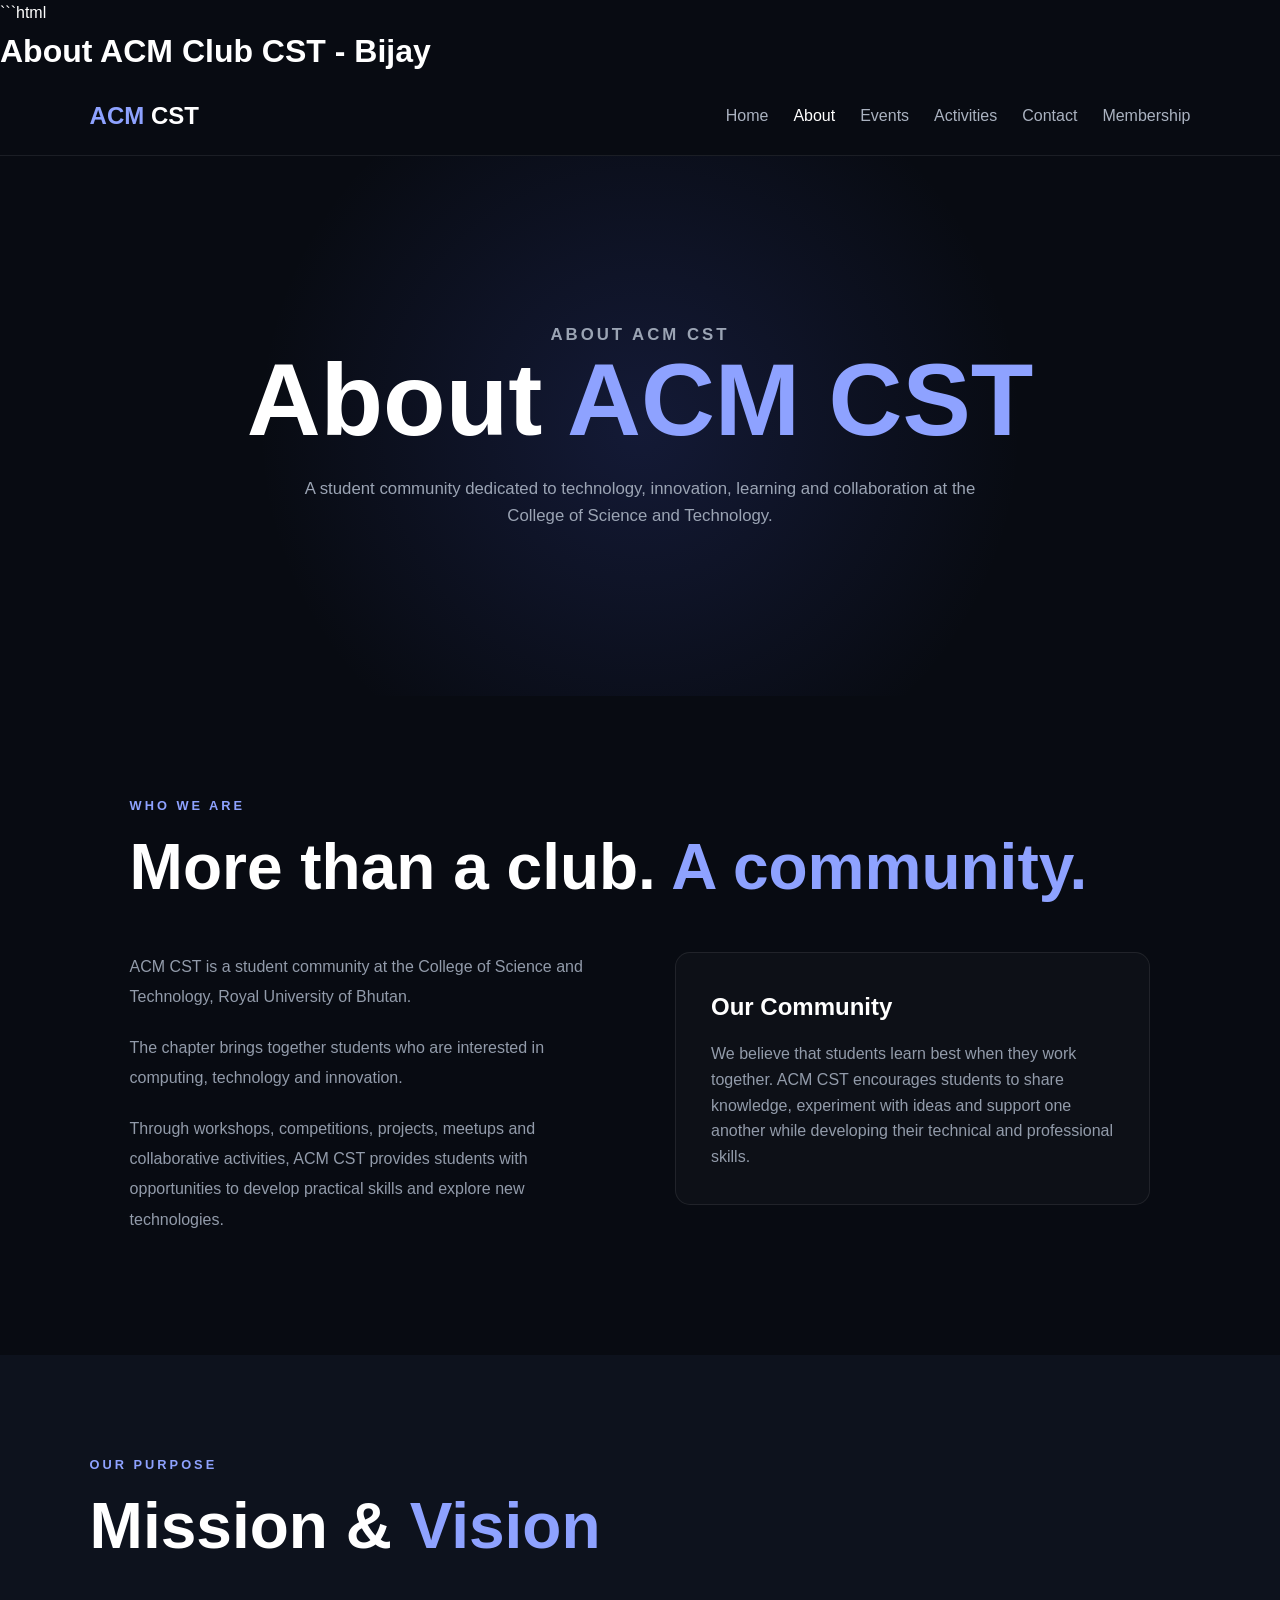
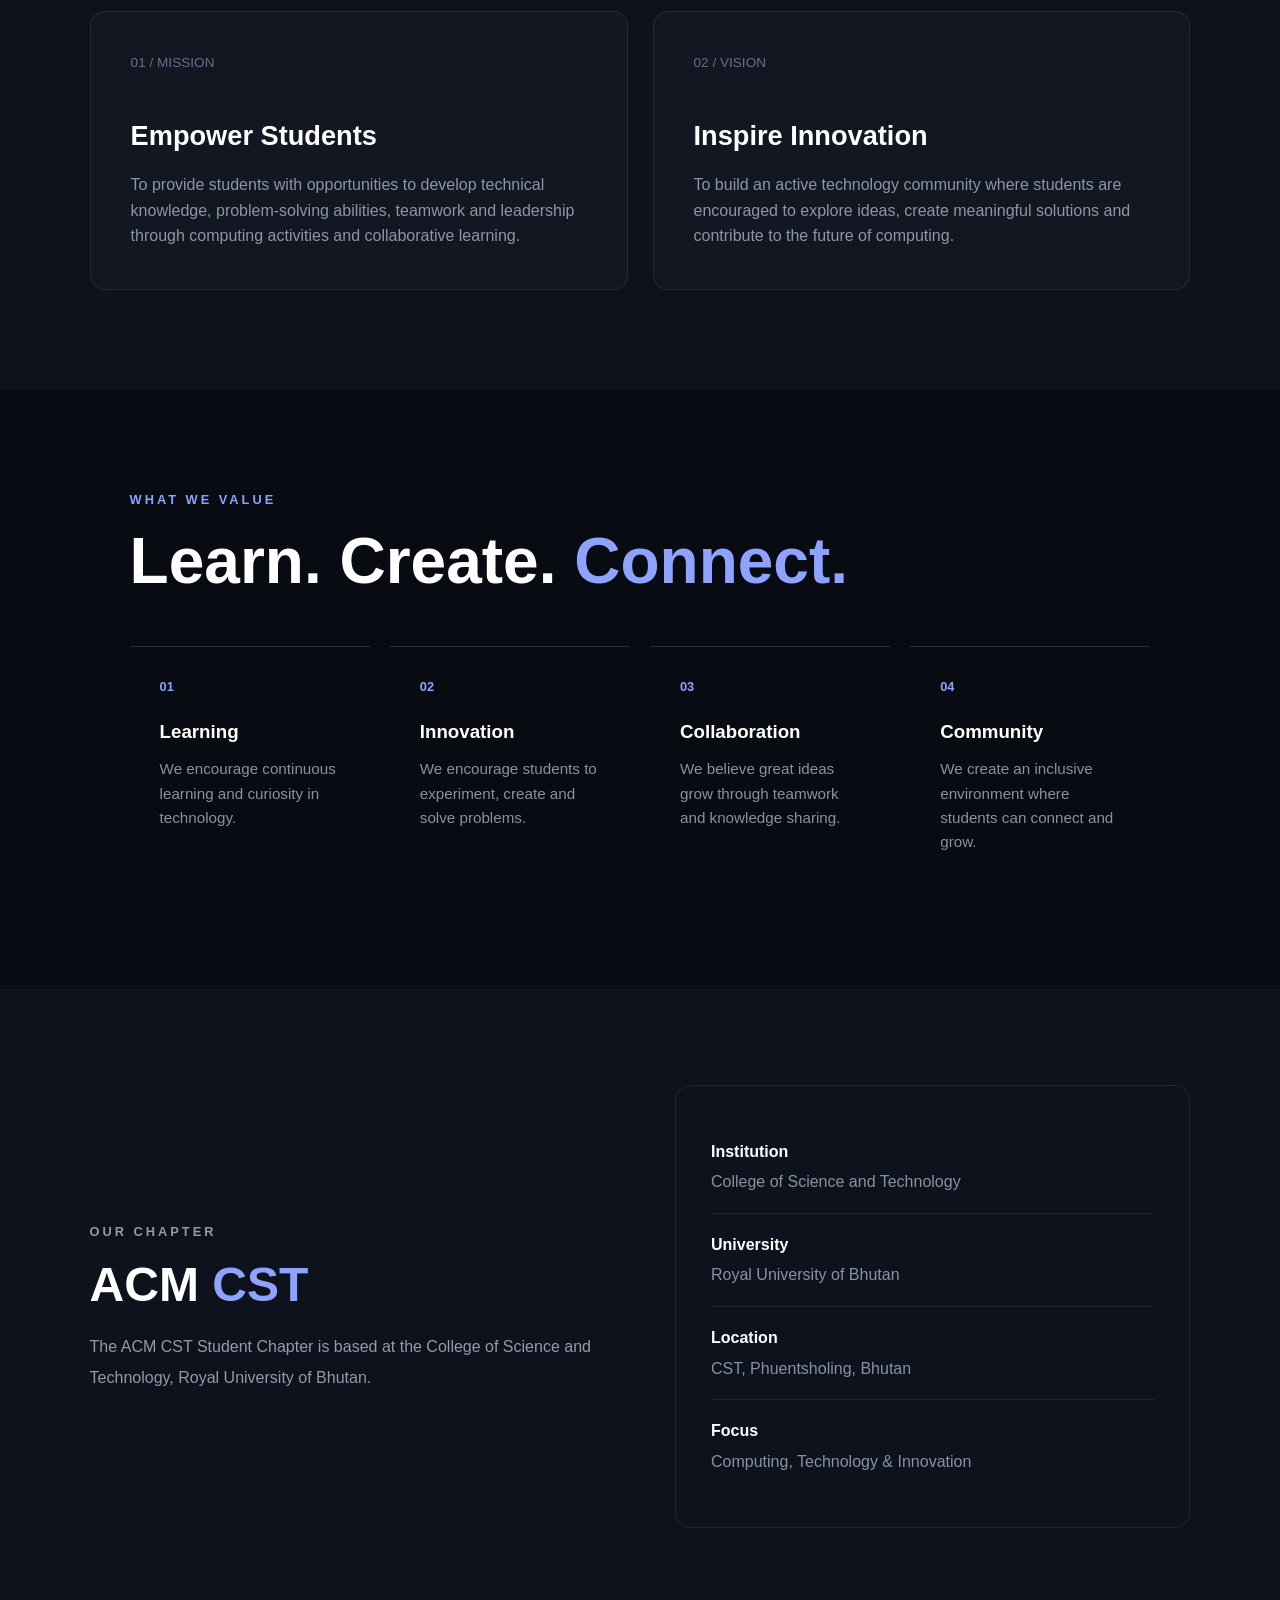
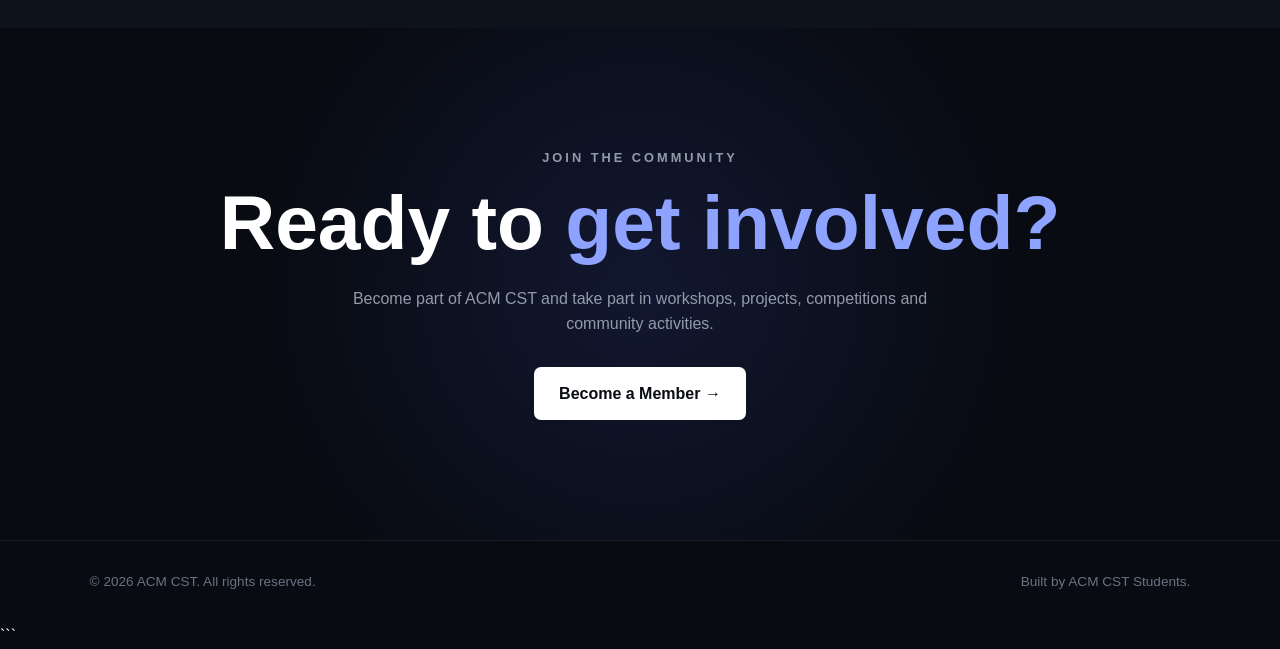
<file: about.html>
```html
<!DOCTYPE html>
<html lang="en">

<head>
    <meta charset="UTF-8">
    <meta name="viewport" content="width=device-width, initial-scale=1.0">

    <title>ACM CST | About</title>
    <h1>About ACM Club CST - Bijay</h1>
    <style>

        * {
            margin: 0;
            padding: 0;
            box-sizing: border-box;
        }

        html {
            scroll-behavior: smooth;
        }

        body {
            font-family: Arial, Helvetica, sans-serif;
            background: #080b12;
            color: #ffffff;
            line-height: 1.6;
        }

        a {
            color: inherit;
            text-decoration: none;
        }

        /* =========================
           NAVIGATION...
        ========================= */

        .navbar {
            padding: 20px 7%;
            border-bottom: 1px solid rgba(255,255,255,0.08);
            background: #080b12;
        }

        .nav-container {
            max-width: 1200px;
            margin: auto;

            display: flex;
            justify-content: space-between;
            align-items: center;
        }

        .logo {
            font-size: 1.5rem;
            font-weight: bold;
        }

        .logo span {
            color: #8ea2ff;
        }

        .nav-links {
            display: flex;
            align-items: center;
            gap: 25px;
        }

        .nav-links a {
            color: #aab2c0;
            transition: 0.3s;
        }

        .nav-links a:hover,
        .nav-links .active {
            color: #ffffff;
        }

        /* =========================
           HERO
        ========================= */

        .hero {
            min-height: 60vh;

            display: flex;
            align-items: center;
            justify-content: center;

            text-align: center;

            padding: 90px 20px;

            background:
                radial-gradient(
                    circle at center,
                    rgba(73,94,220,0.18),
                    transparent 55%
                );
        }

        .hero-content {
            max-width: 850px;
        }

        .eyebrow {
            color: #8ea2ff;
            font-size: 0.8rem;
            font-weight: bold;
            letter-spacing: 3px;
            margin-bottom: 15px;
        }

        .hero h1 {
            font-size: clamp(3.5rem, 8vw, 7rem);
            line-height: 1;
            margin-bottom: 25px;
        }

        .hero h1 span {
            color: #8ea2ff;
        }

        .hero p {
            max-width: 700px;
            margin: auto;
            color: #9ba4b4;
            font-size: 1.05rem;
        }

        /* =========================
           GENERAL SECTION
        ========================= */

        .section {
            max-width: 1200px;
            margin: auto;
            padding: 100px 7%;
        }

        .section-heading {
            margin-bottom: 50px;
        }

        .section-heading h2 {
            font-size: clamp(2.5rem, 5vw, 4rem);
            line-height: 1.1;
        }

        .section-heading h2 span {
            color: #8ea2ff;
        }

        /* =========================
           ABOUT
        ========================= */

        .about-grid {
            display: grid;
            grid-template-columns: 1fr 1fr;
            gap: 70px;
            align-items: start;
        }

        .about-text p {
            color: #929baa;
            margin-bottom: 20px;
            line-height: 1.9;
        }

        .about-card {
            padding: 35px;

            border: 1px solid rgba(255,255,255,0.08);

            border-radius: 15px;

            background: rgba(255,255,255,0.025);
        }

        .about-card h3 {
            font-size: 1.5rem;
            margin-bottom: 15px;
        }

        .about-card p {
            color: #929baa;
        }

        /* =========================
           MISSION / VISION
        ========================= */

        .dark-section {
            max-width: none;
            background: #0d121d;
        }

        .dark-inner {
            max-width: 1200px;
            margin: auto;
        }

        .mission-grid {
            display: grid;
            grid-template-columns: 1fr 1fr;
            gap: 25px;
        }

        .mission-card {
            padding: 40px;

            border: 1px solid rgba(255,255,255,0.08);

            border-radius: 15px;

            background: rgba(255,255,255,0.025);
        }

        .mission-number {
            color: #65708a;
            font-size: 0.85rem;
            margin-bottom: 40px;
        }

        .mission-card h3 {
            font-size: 1.7rem;
            margin-bottom: 15px;
        }

        .mission-card p {
            color: #8d96a6;
        }

        /* =========================
           VALUES
        ========================= */

        .values-grid {
            display: grid;
            grid-template-columns: repeat(4, 1fr);
            gap: 20px;
        }

        .value {
            padding: 30px;

            border-top: 1px solid rgba(255,255,255,0.15);
        }

        .value span {
            display: block;
            color: #8ea2ff;
            font-size: 0.8rem;
            font-weight: bold;
            margin-bottom: 20px;
        }

        .value h3 {
            margin-bottom: 10px;
        }

        .value p {
            color: #8992a2;
            font-size: 0.95rem;
        }

        /* =========================
           ACM CST
        ========================= */

        .chapter {
            max-width: none;
            background: #0d121d;
        }

        .chapter-inner {
            max-width: 1200px;
            margin: auto;

            display: grid;
            grid-template-columns: 1fr 1fr;
            gap: 70px;
            align-items: center;
        }

        .chapter h2 {
            font-size: 3rem;
            line-height: 1.1;
            margin-bottom: 20px;
        }

        .chapter h2 span {
            color: #8ea2ff;
        }

        .chapter p {
            color: #929baa;
            line-height: 1.9;
        }

        .chapter-info {
            padding: 35px;

            border: 1px solid rgba(255,255,255,0.08);

            border-radius: 15px;
        }

        .info-row {
            padding: 18px 0;
            border-bottom: 1px solid rgba(255,255,255,0.08);
        }

        .info-row:last-child {
            border-bottom: none;
        }

        .info-row strong {
            display: block;
            margin-bottom: 5px;
        }

        .info-row span {
            color: #8992a2;
        }

        /* =========================
           CTA
        ========================= */

        .cta {
            padding: 120px 7%;
            text-align: center;

            background:
                radial-gradient(
                    circle at center,
                    rgba(73,94,220,0.15),
                    transparent 55%
                );
        }

        .cta h2 {
            font-size: clamp(2.5rem, 6vw, 5rem);
            line-height: 1;
            margin: 15px 0 25px;
        }

        .cta h2 span {
            color: #8ea2ff;
        }

        .cta p {
            max-width: 650px;
            margin: auto;
            color: #929baa;
        }

        .btn {
            display: inline-block;

            margin-top: 30px;

            padding: 14px 25px;

            border-radius: 7px;

            background: #ffffff;

            color: #080b12;

            font-weight: bold;

            transition: 0.3s;
        }

        .btn:hover {
            transform: translateY(-3px);
        }

        /* =========================
           FOOTER
        ========================= */

        footer {
            padding: 30px 7%;

            border-top: 1px solid rgba(255,255,255,0.08);

            display: flex;
            justify-content: space-between;

            color: #697283;

            font-size: 0.85rem;
        }

        /* =========================
           RESPONSIVE
        ========================= */

        @media (max-width: 850px) {

            .nav-container {
                flex-direction: column;
                gap: 15px;
            }

            .nav-links {
                flex-wrap: wrap;
                justify-content: center;
            }

            .about-grid,
            .mission-grid,
            .chapter-inner {
                grid-template-columns: 1fr;
            }

            .values-grid {
                grid-template-columns: 1fr 1fr;
            }

        }

        @media (max-width: 600px) {

            .section {
                padding: 70px 6%;
            }

            .values-grid {
                grid-template-columns: 1fr;
            }

            footer {
                flex-direction: column;
                gap: 10px;
                text-align: center;
            }

        }

    </style>

</head>

<body>

    <!-- Navigation -->

    <header class="navbar">

        <div class="nav-container">

            <a href="index.html" class="logo">
                <span>ACM</span> CST
            </a>

            <nav class="nav-links">

                <a href="index.html">
                    Home
                </a>

                <a href="about.html" class="active">
                    About
                </a>

                <a href="index.html#events">
                    Events
                </a>

                <a href="index.html#activities">
                    Activities
                </a>

                <a href="index.html#contact">
                    Contact
                </a>

                <a href="membership.html">
                    Membership
                </a>

            </nav>

        </div>

    </header>


    <!-- Hero -->

    <section class="hero">

        <div class="hero-content">

            <p class="eyebrow">
                ABOUT ACM CST
            </p>

            <h1>
                About <span>ACM CST</span>
            </h1>

            <p>
                A student community dedicated to technology,
                innovation, learning and collaboration at the
                College of Science and Technology.
            </p>

        </div>

    </section>


    <!-- About ACM CST -->

    <section class="section">

        <div class="section-heading">

            <p class="eyebrow">
                WHO WE ARE
            </p>

            <h2>
                More than a club.
                <span>A community.</span>
            </h2>

        </div>


        <div class="about-grid">

            <div class="about-text">

                <p>
                    ACM CST is a student community at the
                    College of Science and Technology,
                    Royal University of Bhutan.
                </p>

                <p>
                    The chapter brings together students
                    who are interested in computing,
                    technology and innovation.
                </p>

                <p>
                    Through workshops, competitions,
                    projects, meetups and collaborative
                    activities, ACM CST provides students
                    with opportunities to develop practical
                    skills and explore new technologies.
                </p>

            </div>


            <div class="about-card">

                <h3>
                    Our Community
                </h3>

                <p>
                    We believe that students learn best
                    when they work together. ACM CST
                    encourages students to share knowledge,
                    experiment with ideas and support one
                    another while developing their technical
                    and professional skills.
                </p>

            </div>

        </div>

    </section>


    <!-- Mission and Vision -->

    <section class="section dark-section">

        <div class="dark-inner">

            <div class="section-heading">

                <p class="eyebrow">
                    OUR PURPOSE
                </p>

                <h2>
                    Mission & <span>Vision</span>
                </h2>

            </div>


            <div class="mission-grid">

                <div class="mission-card">

                    <div class="mission-number">
                        01 / MISSION
                    </div>

                    <h3>
                        Empower Students
                    </h3>

                    <p>
                        To provide students with opportunities
                        to develop technical knowledge,
                        problem-solving abilities, teamwork
                        and leadership through computing
                        activities and collaborative learning.
                    </p>

                </div>


                <div class="mission-card">

                    <div class="mission-number">
                        02 / VISION
                    </div>

                    <h3>
                        Inspire Innovation
                    </h3>

                    <p>
                        To build an active technology community
                        where students are encouraged to explore
                        ideas, create meaningful solutions and
                        contribute to the future of computing.
                    </p>

                </div>

            </div>

        </div>

    </section>


    <!-- Values -->

    <section class="section">

        <div class="section-heading">

            <p class="eyebrow">
                WHAT WE VALUE
            </p>

            <h2>
                Learn. Create. <span>Connect.</span>
            </h2>

        </div>


        <div class="values-grid">

            <div class="value">

                <span>
                    01
                </span>

                <h3>
                    Learning
                </h3>

                <p>
                    We encourage continuous learning
                    and curiosity in technology.
                </p>

            </div>


            <div class="value">

                <span>
                    02
                </span>

                <h3>
                    Innovation
                </h3>

                <p>
                    We encourage students to experiment,
                    create and solve problems.
                </p>

            </div>


            <div class="value">

                <span>
                    03
                </span>

                <h3>
                    Collaboration
                </h3>

                <p>
                    We believe great ideas grow through
                    teamwork and knowledge sharing.
                </p>

            </div>


            <div class="value">

                <span>
                    04
                </span>

                <h3>
                    Community
                </h3>

                <p>
                    We create an inclusive environment
                    where students can connect and grow.
                </p>

            </div>

        </div>

    </section>


    <!-- Chapter -->

    <section class="section chapter">

        <div class="chapter-inner">

            <div>

                <p class="eyebrow">
                    OUR CHAPTER
                </p>

                <h2>
                    ACM <span>CST</span>
                </h2>

                <p>
                    The ACM CST Student Chapter is based at
                    the College of Science and Technology,
                    Royal University of Bhutan.
                </p>

            </div>


            <div class="chapter-info">

                <div class="info-row">

                    <strong>
                        Institution
                    </strong>

                    <span>
                        College of Science and Technology
                    </span>

                </div>


                <div class="info-row">

                    <strong>
                        University
                    </strong>

                    <span>
                        Royal University of Bhutan
                    </span>

                </div>


                <div class="info-row">

                    <strong>
                        Location
                    </strong>

                    <span>
                        CST, Phuentsholing, Bhutan
                    </span>

                </div>


                <div class="info-row">

                    <strong>
                        Focus
                    </strong>

                    <span>
                        Computing, Technology & Innovation
                    </span>

                </div>

            </div>

        </div>

    </section>


    <!-- CTA -->

    <section class="cta">

        <p class="eyebrow">
            JOIN THE COMMUNITY
        </p>

        <h2>
            Ready to <span>get involved?</span>
        </h2>

        <p>
            Become part of ACM CST and take part in
            workshops, projects, competitions and
            community activities.
        </p>

        <a
            href="membership.html"
            class="btn"
        >
            Become a Member →
        </a>

    </section>


    <!-- Footer -->

    <footer>

        <p>
            © 2026 ACM CST. All rights reserved.
        </p>

        <p>
            Built by ACM CST Students.
        </p>

    </footer>

</body>

</html>
```
</file>
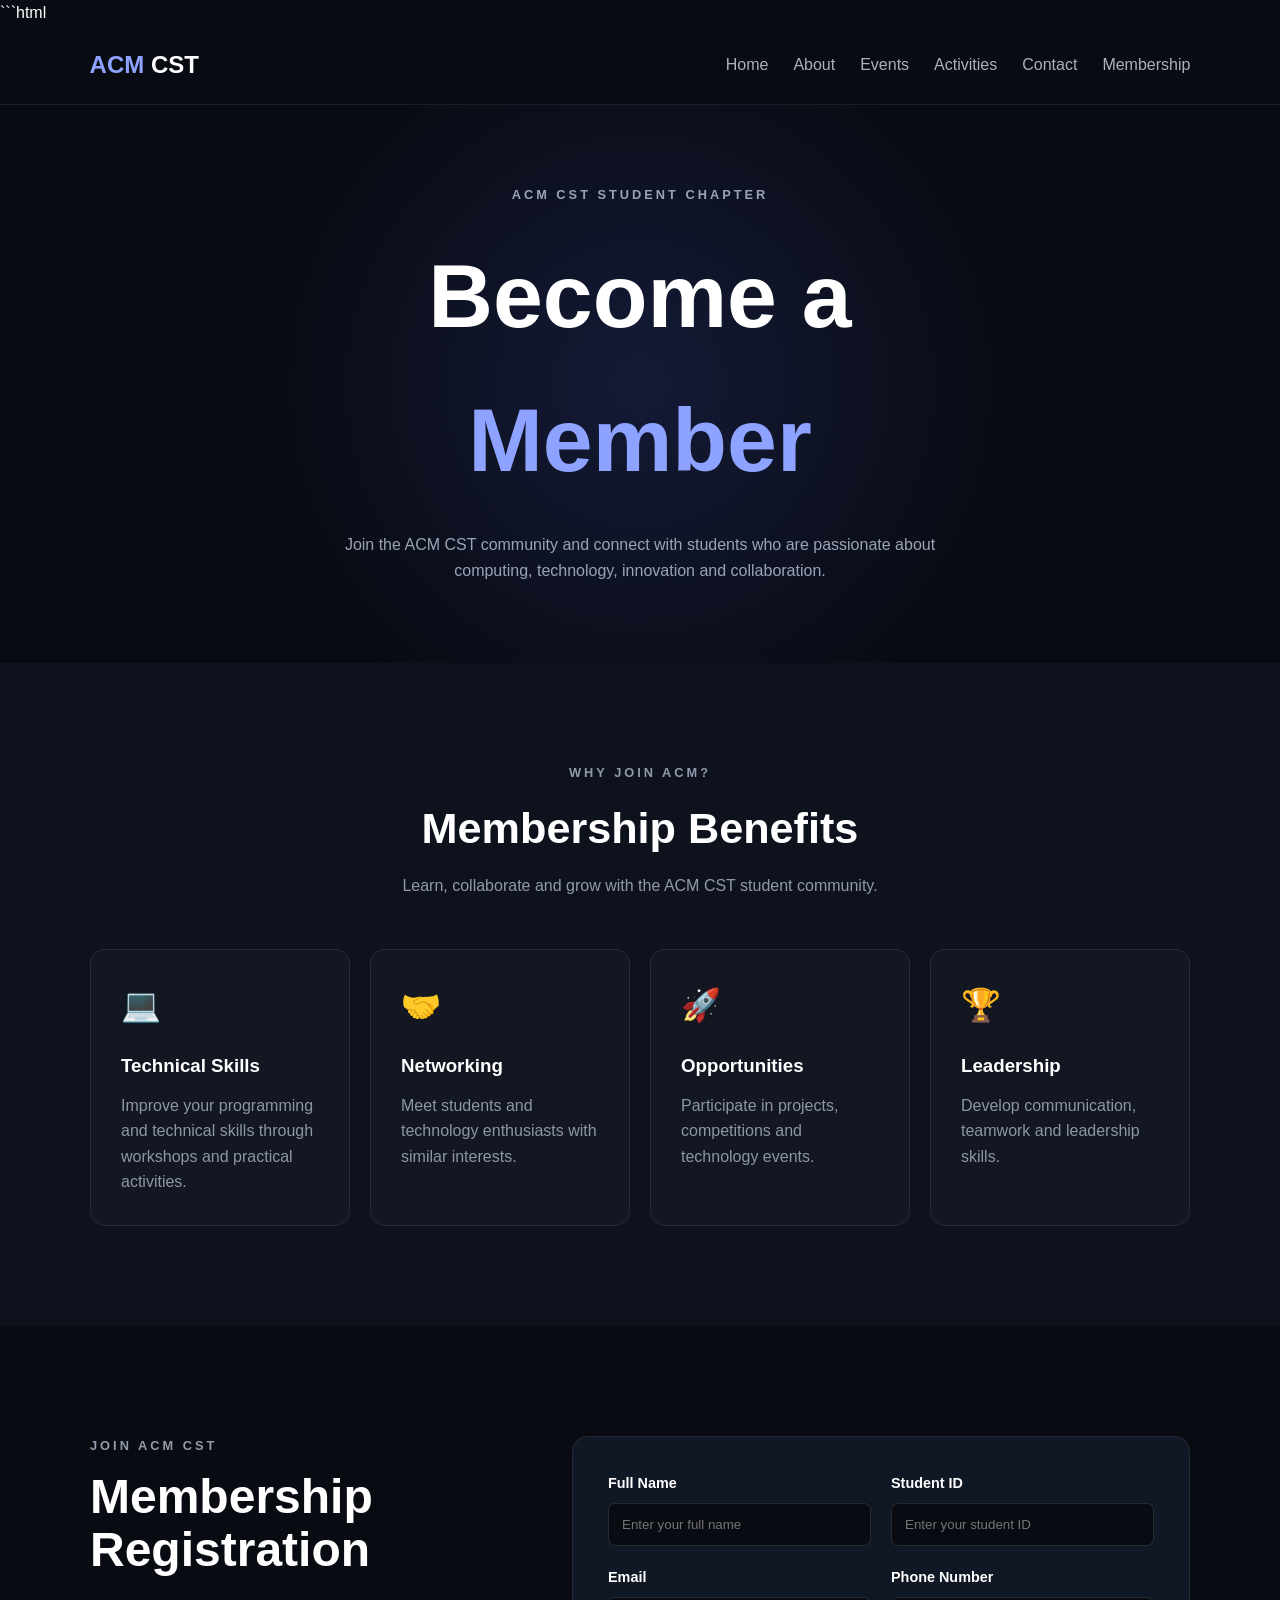
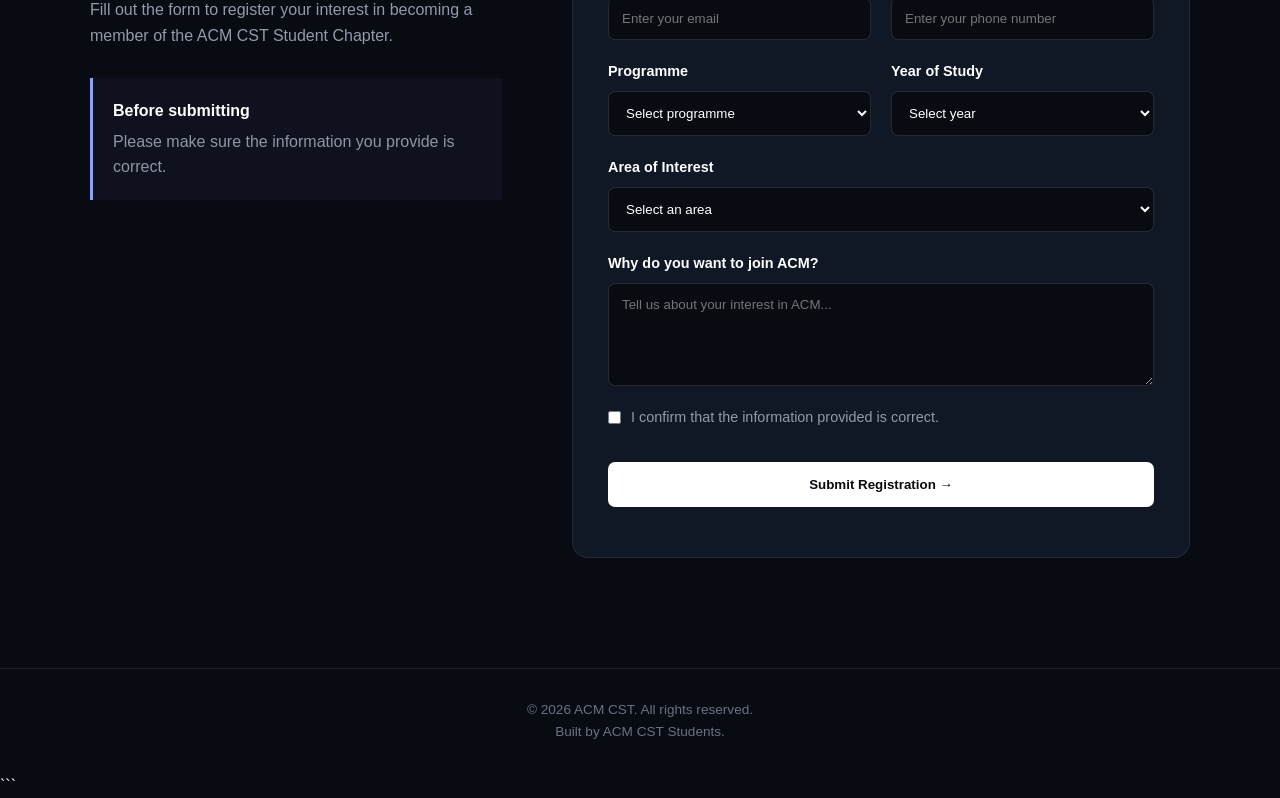
<file: membership.html>
```html
<!DOCTYPE html>
<html lang="en">

<head>
    <meta charset="UTF-8">
    <meta name="viewport" content="width=device-width, initial-scale=1.0">

    <title>ACM CST | Membership</title>

    <style>
        * {
            margin: 0;
            padding: 0;
            box-sizing: border-box;
        }

        html {
            scroll-behavior: smooth;
        }

        body {
            font-family: Arial, Helvetica, sans-serif;
            background: #080b12;
            color: #ffffff;
            line-height: 1.6;
        }

        a {
            text-decoration: none;
            color: inherit;
        }

        /* Navigation */

        .navbar {
            padding: 20px 7%;
            border-bottom: 1px solid rgba(255,255,255,0.08);
            background: #080b12;
        }

        .nav-container {
            max-width: 1200px;
            margin: auto;

            display: flex;
            justify-content: space-between;
            align-items: center;
        }

        .logo {
            font-size: 1.5rem;
            font-weight: bold;
        }

        .logo span {
            color: #8ea2ff;
        }

        .nav-links {
            display: flex;
            gap: 25px;
        }

        .nav-links a {
            color: #aab2c0;
            transition: 0.3s;
        }

        .nav-links a:hover {
            color: white;
        }

        /* Hero */

        .hero {
            min-height: 55vh;

            display: flex;
            align-items: center;
            justify-content: center;

            text-align: center;

            padding: 80px 20px;

            background:
                radial-gradient(
                    circle,
                    rgba(73,94,220,0.18),
                    transparent 55%
                );
        }

        .hero-content {
            max-width: 750px;
        }

        .eyebrow {
            color: #8ea2ff;
            font-size: 0.8rem;
            font-weight: bold;
            letter-spacing: 3px;
        }

        .hero h1 {
            font-size: clamp(3rem, 7vw, 6rem);
            margin: 20px 0;
        }

        .hero h1 span {
            color: #8ea2ff;
        }

        .hero p {
            color: #9ba4b4;
            max-width: 650px;
            margin: auto;
        }

        /* Benefits */

        .benefits {
            padding: 100px 7%;
            background: #0d121d;
        }

        .heading {
            text-align: center;
            margin-bottom: 50px;
        }

        .heading h2 {
            font-size: 2.7rem;
            margin: 10px 0;
        }

        .heading p {
            color: #919aaa;
        }

        .benefit-grid {
            max-width: 1100px;
            margin: auto;

            display: grid;
            grid-template-columns: repeat(4, 1fr);

            gap: 20px;
        }

        .benefit-card {
            padding: 30px;

            min-height: 220px;

            border: 1px solid rgba(255,255,255,0.08);

            border-radius: 15px;

            background: rgba(255,255,255,0.025);

            transition: 0.3s;
        }

        .benefit-card:hover {
            transform: translateY(-5px);

            border-color:
                rgba(142,162,255,0.4);
        }

        .icon {
            font-size: 2rem;
            margin-bottom: 20px;
        }

        .benefit-card h3 {
            margin-bottom: 12px;
        }

        .benefit-card p {
            color: #8d96a6;
        }

        /* Registration */

        .registration {
            padding: 110px 7%;
        }

        .registration-container {
            max-width: 1100px;
            margin: auto;

            display: grid;

            grid-template-columns: 0.8fr 1.2fr;

            gap: 70px;
        }

        .registration-info h2 {
            font-size: 3rem;
            line-height: 1.1;

            margin: 15px 0 20px;
        }

        .registration-info > p {
            color: #929baa;
        }

        .note {
            margin-top: 30px;

            padding: 20px;

            border-left: 3px solid #8ea2ff;

            background: rgba(142,162,255,0.05);
        }

        .note p {
            color: #8d96a6;
            margin-top: 5px;
        }

        /* Form */

        form {
            padding: 35px;

            border-radius: 16px;

            background: #101725;

            border: 1px solid rgba(255,255,255,0.08);
        }

        .form-row {
            display: grid;
            grid-template-columns: 1fr 1fr;
            gap: 20px;
        }

        .form-group {
            margin-bottom: 20px;
        }

        label {
            display: block;

            margin-bottom: 8px;

            font-size: 0.9rem;

            font-weight: bold;
        }

        input,
        select,
        textarea {
            width: 100%;

            padding: 13px;

            border-radius: 7px;

            border: 1px solid rgba(255,255,255,0.12);

            background: #080b12;

            color: white;

            font-family: inherit;

            outline: none;
        }

        input:focus,
        select:focus,
        textarea:focus {
            border-color: #8ea2ff;
        }

        textarea {
            resize: vertical;
        }

        select option {
            background: #101725;
        }

        .checkbox {
            display: flex;
            gap: 10px;

            margin-bottom: 25px;

            align-items: flex-start;
        }

        .checkbox input {
            width: auto;
            margin-top: 5px;
        }

        .checkbox label {
            color: #929baa;
            font-weight: normal;
        }

        button {
            width: 100%;

            padding: 15px;

            border: none;

            border-radius: 7px;

            background: white;

            color: #080b12;

            font-weight: bold;

            cursor: pointer;

            transition: 0.3s;
        }

        button:hover {
            transform: translateY(-2px);
        }

        #message {
            text-align: center;

            margin-top: 15px;

            color: #8ea2ff;
        }

        /* Footer */

        footer {
            padding: 30px 7%;

            border-top: 1px solid rgba(255,255,255,0.08);

            text-align: center;

            color: #697283;

            font-size: 0.85rem;
        }

        /* Responsive */

        @media (max-width: 850px) {

            .benefit-grid {
                grid-template-columns: 1fr 1fr;
            }

            .registration-container {
                grid-template-columns: 1fr;
            }

        }

        @media (max-width: 600px) {

            .nav-container {
                flex-direction: column;
                gap: 15px;
            }

            .nav-links {
                flex-wrap: wrap;
                justify-content: center;
            }

            .benefit-grid,
            .form-row {
                grid-template-columns: 1fr;
            }

            .registration {
                padding: 70px 5%;
            }

            form {
                padding: 25px;
            }

        }
    </style>
</head>

<body>

    <!-- Navigation -->

    <header class="navbar">

        <div class="nav-container">

            <a href="index.html" class="logo">
                <span>ACM</span> CST
            </a>

            <nav class="nav-links">

                <a href="index.html">
                    Home
                </a>

                <a href="index.html#about">
                    About
                </a>

                <a href="index.html#events">
                    Events
                </a>

                <a href="index.html#activities">
                    Activities
                </a>

                <a href="index.html#contact">
                    Contact
                </a>

                <a href="membership.html">
                    Membership
                </a>

            </nav>

        </div>

    </header>


    <!-- Hero -->

    <section class="hero">

        <div class="hero-content">

            <p class="eyebrow">
                ACM CST STUDENT CHAPTER
            </p>

            <h1>
                Become a <span>Member</span>
            </h1>

            <p>
                Join the ACM CST community and connect with
                students who are passionate about computing,
                technology, innovation and collaboration.
            </p>

        </div>

    </section>


    <!-- Benefits -->

    <section class="benefits">

        <div class="heading">

            <p class="eyebrow">
                WHY JOIN ACM?
            </p>

            <h2>
                Membership Benefits
            </h2>

            <p>
                Learn, collaborate and grow with the ACM CST
                student community.
            </p>

        </div>


        <div class="benefit-grid">

            <div class="benefit-card">

                <div class="icon">
                    💻
                </div>

                <h3>
                    Technical Skills
                </h3>

                <p>
                    Improve your programming and technical
                    skills through workshops and practical
                    activities.
                </p>

            </div>


            <div class="benefit-card">

                <div class="icon">
                    🤝
                </div>

                <h3>
                    Networking
                </h3>

                <p>
                    Meet students and technology enthusiasts
                    with similar interests.
                </p>

            </div>


            <div class="benefit-card">

                <div class="icon">
                    🚀
                </div>

                <h3>
                    Opportunities
                </h3>

                <p>
                    Participate in projects, competitions
                    and technology events.
                </p>

            </div>


            <div class="benefit-card">

                <div class="icon">
                    🏆
                </div>

                <h3>
                    Leadership
                </h3>

                <p>
                    Develop communication, teamwork and
                    leadership skills.
                </p>

            </div>

        </div>

    </section>


    <!-- Registration -->

    <section class="registration" id="registration">

        <div class="registration-container">

            <div class="registration-info">

                <p class="eyebrow">
                    JOIN ACM CST
                </p>

                <h2>
                    Membership Registration
                </h2>

                <p>
                    Fill out the form to register your interest
                    in becoming a member of the ACM CST Student
                    Chapter.
                </p>

                <div class="note">

                    <strong>
                        Before submitting
                    </strong>

                    <p>
                        Please make sure the information you
                        provide is correct.
                    </p>

                </div>

            </div>


            <form id="membershipForm">

                <div class="form-row">

                    <div class="form-group">

                        <label for="name">
                            Full Name
                        </label>

                        <input
                            type="text"
                            id="name"
                            name="name"
                            placeholder="Enter your full name"
                            required
                        >

                    </div>


                    <div class="form-group">

                        <label for="studentId">
                            Student ID
                        </label>

                        <input
                            type="text"
                            id="studentId"
                            name="studentId"
                            placeholder="Enter your student ID"
                            required
                        >

                    </div>

                </div>


                <div class="form-row">

                    <div class="form-group">

                        <label for="email">
                            Email
                        </label>

                        <input
                            type="email"
                            id="email"
                            name="email"
                            placeholder="Enter your email"
                            required
                        >

                    </div>


                    <div class="form-group">

                        <label for="phone">
                            Phone Number
                        </label>

                        <input
                            type="tel"
                            id="phone"
                            name="phone"
                            placeholder="Enter your phone number"
                        >

                    </div>

                </div>


                <div class="form-row">

                    <div class="form-group">

                        <label for="programme">
                            Programme
                        </label>

                        <select
                            id="programme"
                            name="programme"
                            required
                        >

                            <option value="">
                                Select programme
                            </option>

                            <option>
                                BSc Computer Science
                            </option>

                            <option>
                                BSc Information Technology
                            </option>

                            <option>
                                BSc Electronics
                            </option>

                            <option>
                                Other
                            </option>

                        </select>

                    </div>


                    <div class="form-group">

                        <label for="year">
                            Year of Study
                        </label>

                        <select
                            id="year"
                            name="year"
                            required
                        >

                            <option value="">
                                Select year
                            </option>

                            <option>
                                First Year
                            </option>

                            <option>
                                Second Year
                            </option>

                            <option>
                                Third Year
                            </option>

                            <option>
                                Fourth Year
                            </option>

                        </select>

                    </div>

                </div>


                <div class="form-group">

                    <label for="interest">
                        Area of Interest
                    </label>

                    <select
                        id="interest"
                        name="interest"
                        required
                    >

                        <option value="">
                            Select an area
                        </option>

                        <option>
                            Web Development
                        </option>

                        <option>
                            Artificial Intelligence
                        </option>

                        <option>
                            Cybersecurity
                        </option>

                        <option>
                            Networking
                        </option>

                        <option>
                            Programming
                        </option>

                        <option>
                            Data Science
                        </option>

                        <option>
                            Other
                        </option>

                    </select>

                </div>


                <div class="form-group">

                    <label for="reason">
                        Why do you want to join ACM?
                    </label>

                    <textarea
                        id="reason"
                        name="reason"
                        rows="5"
                        placeholder="Tell us about your interest in ACM..."
                    ></textarea>

                </div>


                <div class="checkbox">

                    <input
                        type="checkbox"
                        id="agree"
                        required
                    >

                    <label for="agree">
                        I confirm that the information provided
                        is correct.
                    </label>

                </div>


                <button type="submit">
                    Submit Registration →
                </button>


                <p id="message"></p>

            </form>

        </div>

    </section>


    <!-- Footer -->

    <footer>

        <p>
            © 2026 ACM CST. All rights reserved.
        </p>

        <p>
            Built by ACM CST Students.
        </p>

    </footer>


    <script>

        const form =
            document.getElementById("membershipForm");

        const message =
            document.getElementById("message");

        form.addEventListener("submit", function(event) {

            event.preventDefault();

            message.textContent =
                "Registration submitted successfully!";

            form.reset();

        });

    </script>

</body>

</html>
```
</file>
